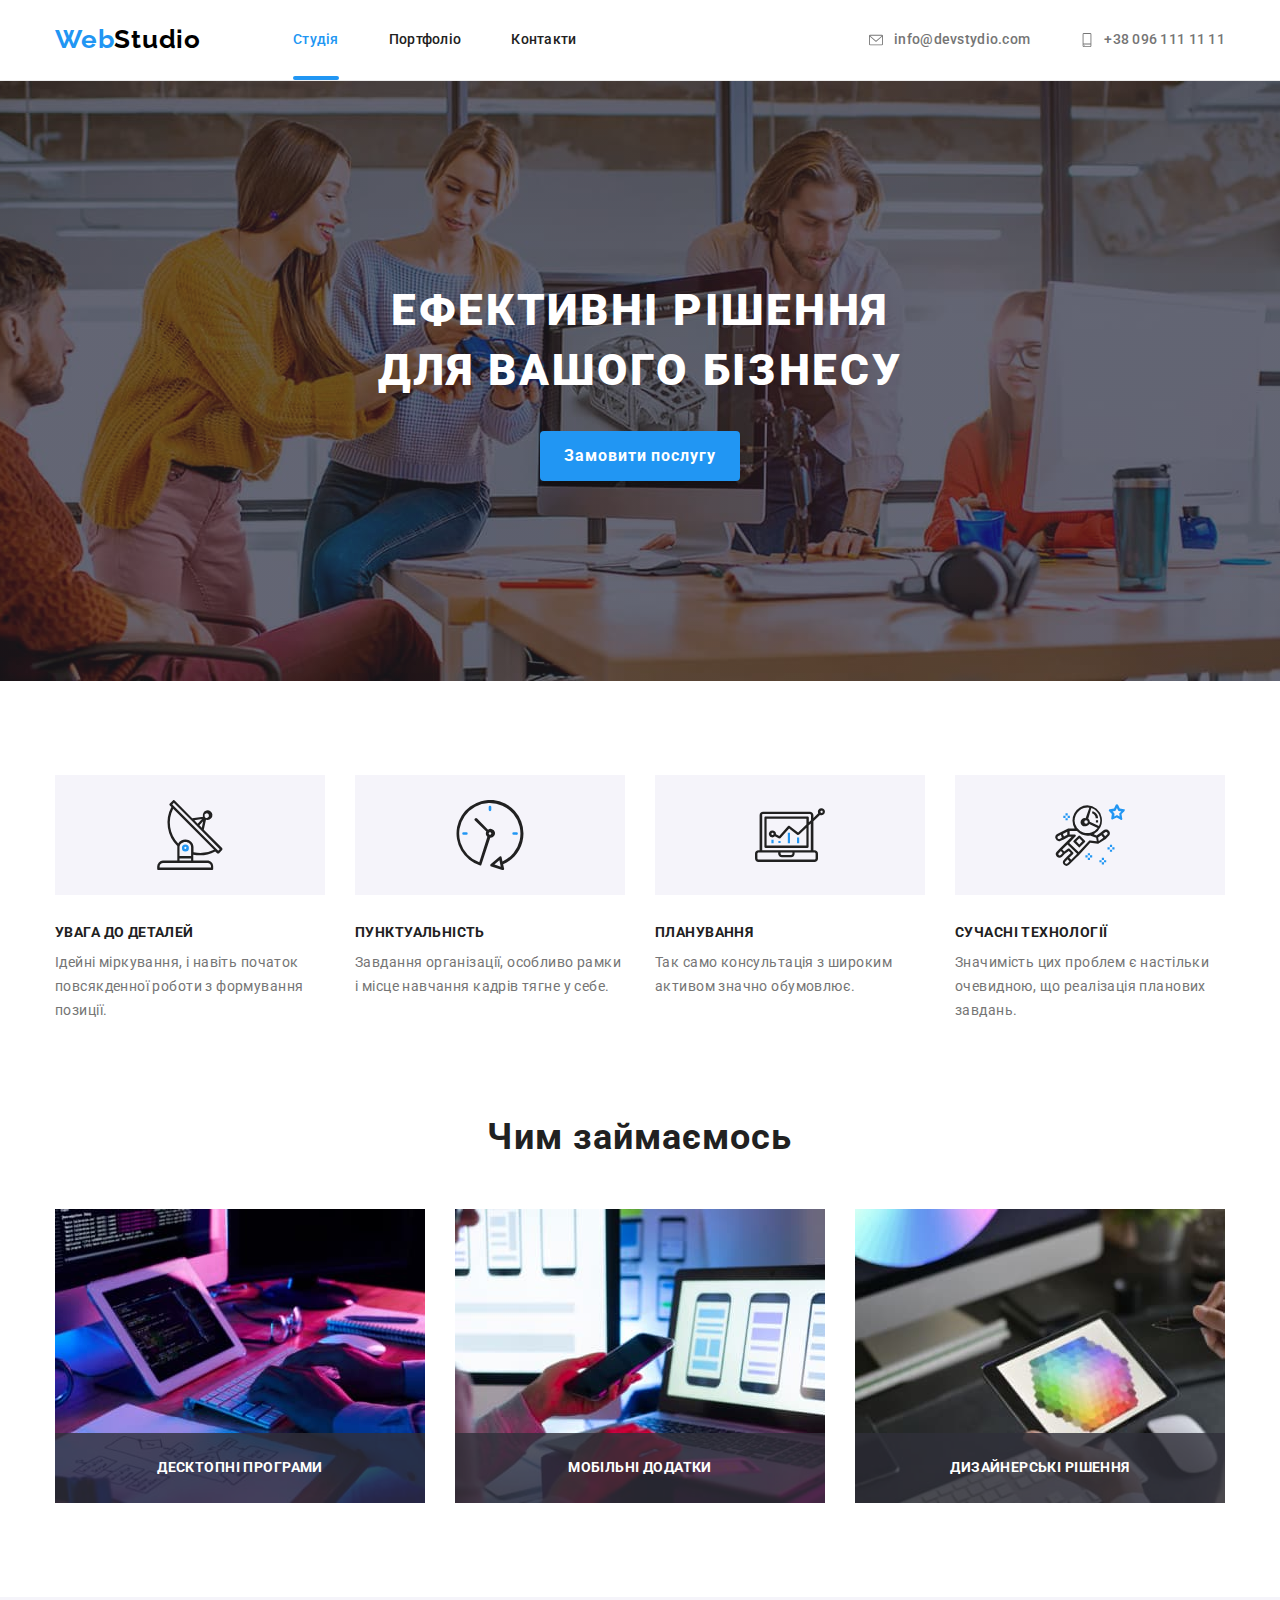
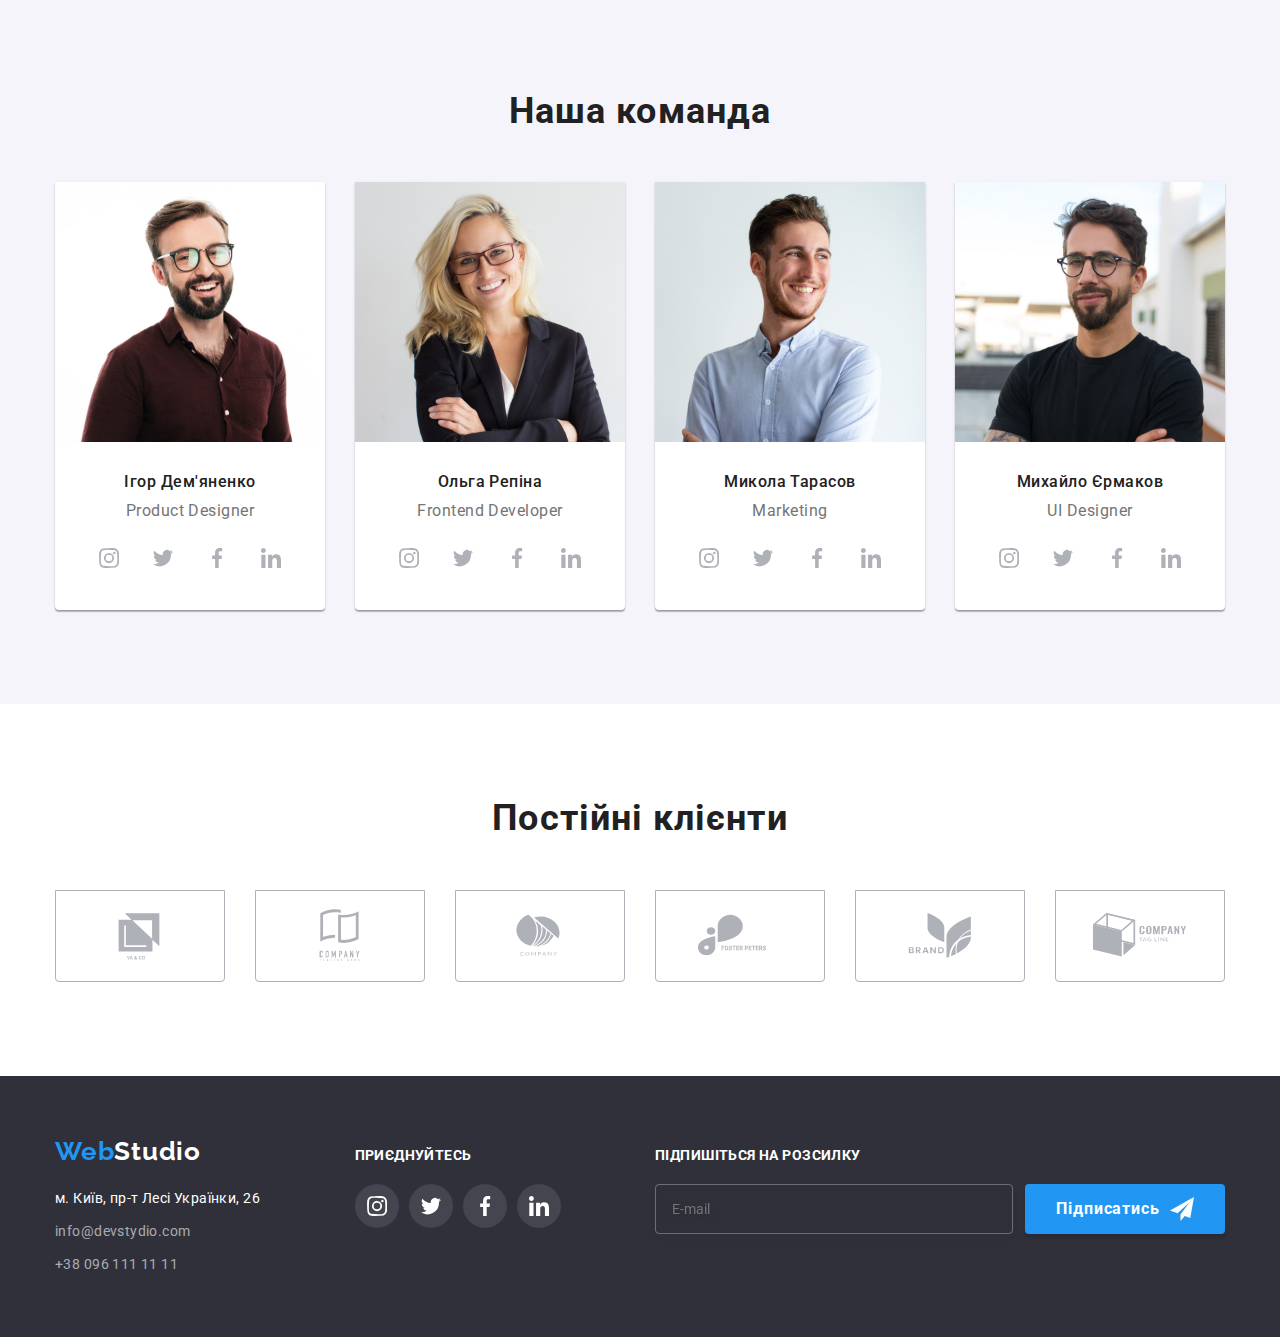
<file: index.html>
<!doctype html>
<html lang="uk-UA">

<head>
    <meta charset="UTF-8">
    <meta http-equiv="X-UA-Compatible" content="IE=edge">
    <meta name="viewport" content="width=device-width, initial-scale=1.0">
    <link rel="preconnect" href="https://fonts.googleapis.com">
    <link rel="preconnect" href="https://fonts.gstatic.com" crossorigin>
    <link href="https://fonts.googleapis.com/css2?family=Raleway:wght@700&family=Roboto:wght@400;500;700;900&display=swap" rel="stylesheet">
    <link rel="stylesheet" href="https://cdnjs.cloudflare.com/ajax/libs/modern-normalize/1.1.0/modern-normalize.min.css">
    <link rel="stylesheet" href="css/styles.css">
    <title>WebStudio</title>
</head>

<body>
    <!-- Header -->
    <header>
        <!-- Site-nav -->
        <nav class="site-nav">
            <div class="container main-nav">
                <a class="logo" href="./index.html"><span class="logo-color cursor">Web</span>Studio</a>
                <!--Links to other pages or sections of the current page -->
                <ul class="link-nav list">
                    <li class="nav-item"><a href="./index.html" class="link current cursor">Студія</a></li>
                    <li class="nav-item"><a href="./portfolio.html" class="link cursor">Портфоліо</a></li>
                    <li class="nav-item"><a href="./about" class="link cursor">Контакти</a></li>
                </ul>
                <ul class="address-top list">
                    <li class="nav-item nav-icon-box">
                        <a href="mailto:info@devstydio.com" class="link address-item cursor">
                            <svg class="decor-icon" width="16" height="14">
                            <use href="./images/img/symbol-defs.svg#icon-envelope"></use>
                            </svg> 
                            info@devstydio.com
                        </a>
                    </li>
                    <li class="nav-item nav-icon-box">
                        <a href="tel:+380961111111" class="link address-item cursor">
                            <svg class="decor-icon" width="14" height="16">
                            <use href="./images/img/symbol-defs.svg#icon-smartphone"></use>
                            </svg>
                            +38 096 111 11 11
                        </a>
                    </li>
                </ul>
            </div>
        </nav>
    </header>

    <!-- Main -->
    <main>
        <!-- Hero -->
        <section  class="hero overlay">
            <div class="hero-box">
                <h1 class="hero-title">ефективні рішення <br>для вашого бізнесу</h1>
                <button data-modal-open type="button" class="hero-button cursor">Замовити послугу</button>
            </div>
        </section>
        <!-- Benefits -->
        <section class="section benefits">
            <div class="container">
                <ul class="list benefits-list">
                    <li class="item">
                        <div class="benefits-icon-box">
                            <svg class="svg-item" width="70" height="70">
                                <use href="./images/img/symbol-defs.svg#icon-antenna"></use>
                            </svg>
                        </div>
                        <h3 class="list-title">увага до деталей</h3>
                        <p class="list-text">Ідейні міркування, і навіть початок повсякденної роботи з формування позиції.</p>
                    </li>
                    <li class="item">
                        <div class="benefits-icon-box">
                            <svg class="svg-item" width="70" height="70">
                                <use href="./images/img/symbol-defs.svg#icon-clock"></use>
                            </svg>
                        </div>
                        <h3 class="list-title">пунктуальність</h3>
                        <p class="list-text">Завдання організації, особливо рамки і місце навчання кадрів тягне у себе.</p>
                    </li>
                    <li class="item">
                        <div class="benefits-icon-box">
                            <svg class="svg-item" width="70" height="70">
                                <use href="./images/img/symbol-defs.svg#icon-diagram"></use>
                            </svg>
                        </div>
                        <h3 class="list-title">планування</h3>
                        <p class="list-text">Так само консультація з широким активом значно обумовлює.</p>
                    </li>
                    <li class="item">
                        <div class="benefits-icon-box">
                            <svg class="svg-item" width="70" height="70">
                                <use href="./images/img/symbol-defs.svg#icon-astronaut"></use>
                            </svg>
                        </div>
                        <h3 class="list-title">сучасні технології</h3>
                        <p class="list-text">Значимість цих проблем є настільки очевидною, що реалізація планових завдань.</p>
                    </li>
                </ul>
            </div>
        </section>
        <!-- What are we doing -->
        <section class="section">
            <div class="container">
                <h2 class="title">Чим займаємось</h2>
                <ul class="list list-do">
                    <li class="item">
                            <img  class="no-gap" src="./images/img/box1.jpg" alt="Фото людини, яка пише код" width="370">
                            <p class="label">десктопні програми</p>
                    </li>
                    <li class="item">
                            <img  class="no-gap" src="./images/img/box2.jpg" alt="Фото людини, яка робить дизайн додатку" width="370">
                            <p class="label">мобільні додатки</p>
                    </li>
                    <li class="item">
                            <img  class="no-gap" src="./images/img/box3.jpg" alt="Фото людини, яка обирає колір в кольоровому колі Ittena" width="370">
                            <p class="label">дизайнерські рішення</p>
                    </li>
                </ul>
            </div>
        </section>
        <!-- Our team -->
        <section class="section team">
            <div class="container">
                <h2 class="title">Наша команда</h2>
                <ul class="list-team list">
                    <li class="description-box">
                        <img class="no-gap" src="./images/img/product_designer.jpg" alt="Фото продуктового дизайнера" width="270">
                        <div class="name-block">
                        <h3 class="subject">Ігор Дем'яненко</h3>
                        <p lang="en" class="text-descridtion">Product Designer</p>
                        <ul class=" list social-links">
                            <li class="social-item cursor">
                                <a href="#" class="area-icon">
                                    <svg class="social-icon" width="20" height="20">
                                        <use href="./images/img/symbol-defs.svg#icon-instagram"></use>
                                    </svg>
                                </a>
                            </li>
                            <li class="social-item cursor">
                                    <a href="#" class="area-icon">
                                    <svg class="social-icon" width="20" height="20">
                                        <use href="./images/img/symbol-defs.svg#icon-twitter"></use>
                                    </svg>
                                </a>
                            </li>
                            <li class="social-item cursor">
                                    <a href="#" class="area-icon">
                                    <svg class="social-icon" width="20" height="20">
                                        <use href="./images/img/symbol-defs.svg#icon-facebook"></use>
                                    </svg>
                                </a>
                            </li>
                            <li class="social-item cursor">
                                <a href="#" class="area-icon">
                                    <svg class="social-icon" width="20" height="20">
                                        <use href="./images/img/symbol-defs.svg#icon-linkedin"></use>
                                    </svg>
                                </a>
                            </li>
                        </ul>
                        </div>
                    </li>
                    <li class="description-box">
                        <img class="no-gap" src="./images/img/frontend_developer.jpg" alt="Фото продуктового дизайнера" width="270">
                        <div class="name-block">
                        <h3 class="subject">Ольга Репіна</h3>
                        <p lang="en" class="text-descridtion">Frontend Developer</p>
                        <ul class=" list social-links">
                            <li class="social-item cursor">
                                <a href="#" class="area-icon">
                                    <svg class="social-icon" with="20" height="20">
                                        <use href="./images/img/symbol-defs.svg#icon-instagram"></use>
                                    </svg>
                                </a>
                            </li>
                            <li class="social-item cursor">
                                <a href="#" class="area-icon">
                                    <svg class="social-icon" with="20" height="20">
                                        <use href="./images/img/symbol-defs.svg#icon-twitter"></use>
                                    </svg>
                                </a>
                            </li>
                            <li class="social-item cursor">
                                <a href="#" class="area-icon">
                                    <svg class="social-icon" with="20" height="20">
                                        <use href="./images/img/symbol-defs.svg#icon-facebook"></use>
                                    </svg>
                                </a>
                            </li>
                            <li class="social-item cursor">
                                <a href="#" class="area-icon">
                                    <svg class="social-icon" with="20" height="20">
                                        <use href="./images/img/symbol-defs.svg#icon-linkedin"></use>
                                    </svg>
                                </a>
                            </li>
                        </ul>
                        </div>
                    </li>
                    <li class="description-box">
                        <img class="no-gap" src="./images/img/marketing.jpg" alt="Фото продуктового дизайнера" width="270">
                        <div class="name-block">
                        <h3 class="subject">Микола Тарасов</h3>
                        <p lang="en" class="text-descridtion">Marketing</p>
                        <ul class=" list social-links">
                            <li class="social-item cursor">
                                <a href="#" class="area-icon">
                                    <svg class="social-icon" with="20" height="20">
                                        <use href="./images/img/symbol-defs.svg#icon-instagram"></use>
                                    </svg>
                                </a>
                            </li>
                            <li class="social-item cursor">
                                <a href="#" class="area-icon">
                                    <svg class="social-icon" with="20" height="20">
                                        <use href="./images/img/symbol-defs.svg#icon-twitter"></use>
                                    </svg>
                                </a>
                            </li>
                            <li class="social-item cursor">
                                <a href="#" class="area-icon">
                                    <svg class="social-icon" with="20" height="20">
                                        <use href="./images/img/symbol-defs.svg#icon-facebook"></use>
                                    </svg>
                                </a>
                            </li>
                            <li class="social-item cursor">
                                <a href="#" class="area-icon">
                                    <svg class="social-icon" with="20" height="20">
                                        <use href="./images/img/symbol-defs.svg#icon-linkedin"></use>
                                    </svg>
                                </a>
                            </li>
                        </ul>
                        </div>
                    </li>
                    <li class="description-box">
                        <img class="no-gap" src="./images/img/ui_designer.jpg" alt="Фото продуктового дизайнера" width="270">
                        <div class="name-block">
                        <h3 class="subject">Михайло Єрмаков</h3>
                        <p lang="en" class="text-descridtion">UI Designer</p>
                        <ul class=" list social-links">
                            <li class="social-item cursor">
                                <a href="#" class="area-icon">
                                    <svg class="social-icon" with="20" height="20">
                                        <use href="./images/img/symbol-defs.svg#icon-instagram"></use>
                                    </svg>
                                </a>
                            </li>
                            <li class="social-item cursor">
                                <a href="#" class="area-icon">
                                    <svg class="social-icon" with="20" height="20">
                                        <use href="./images/img/symbol-defs.svg#icon-twitter"></use>
                                    </svg>
                                </a>
                            </li>
                            <li class="social-item cursor">
                                <a href="#" class="area-icon">
                                    <svg class="social-icon" with="20" height="20">
                                        <use href="./images/img/symbol-defs.svg#icon-facebook"></use>
                                    </svg>
                                </a>
                            </li>
                            <li class="social-item cursor">
                                <a href="#" class="area-icon">
                                    <svg class="social-icon" with="20" height="20">
                                        <use href="./images/img/symbol-defs.svg#icon-linkedin"></use>
                                    </svg>
                                </a>
                            </li>
                        </ul>
                        </div>
                    </li>
                </ul>
            </div>
        </section>
        <!-- Our clients -->
        <section class="section">
            <div class="container">
                <h2 class="title">Постійні клієнти</h2>
                <ul class="list list-clients">
                    <li class="client-item">
                        <a href="#" class="client-area-icon">
                            <svg class="clients-icon" width="106" height="60">
                                <use href="./images/img/symbol-defs.svg#icon-group-1"></use>
                            </svg>
                        </a>
                    </li>
                    <li class="client-item">
                        <a href="#" class="client-area-icon">
                            <svg class="clients-icon" width="106" height="60">
                                <use href="./images/img/symbol-defs.svg#icon-group-2"></use>
                            </svg>
                        </a>
                    </li>
                    <li class="client-item">
                        <a href="#" class="client-area-icon">
                            <svg class="clients-icon" width="106" height="60">
                                <use href="./images/img/symbol-defs.svg#icon-group-3"></use>
                            </svg>
                        </a>
                    </li>
                    <li class="client-item">
                        <a href="#" class="client-area-icon">
                            <svg class="clients-icon" width="106" height="60">
                                <use href="./images/img/symbol-defs.svg#icon-group-4"></use>
                            </svg>
                        </a>
                    </li>
                    <li class="client-item">
                        <a href="#" class="client-area-icon">
                            <svg class="clients-icon" width="106" height="60">
                                <use href="./images/img/symbol-defs.svg#icon-group-5"></use>
                            </svg>
                        </a>
                    </li>
                    <li class="client-item">
                        <a href="#" class="client-area-icon">
                            <svg class="clients-icon" width="106" height="60">
                                <use href="./images/img/symbol-defs.svg#icon-group-6"></use>
                            </svg>
                        </a>
                    </li>
                </ul>
            </div>
        </section>
        <!-- Modal -->
        <div  data-modal class="backdrop is-hidden">
            <form class="modal" autocomplete="off">
                <button  data-modal-close type="button" class="modal-button cursor" type="button">
                    <svg class="close-icon" width="18" height="18">
                        <use href="./images/img/symbol-defs.svg#icon-close-black-18dp"></use>
                    </svg>
                </button>
                <div class="form" role="group">
                    <h4 class="text-form">Залишіть свої дані, ми вам передзвонимо</h4>
                    <div class="form-field">
                        <label for="name">Ім'я</label>
                            <input type="text" name="name" id="name">
                            <svg class="form-field-icon" width="18" height="18">
                                <use href="./images/img/symbol-defs.svg#icon-person-black-18dp"></use>
                            </svg>
                    </div>
                    
                    <div class="form-field">
                        <label for="tel">Телефон</label>
                        <input type="tel" name="tel" id="tel">
                        <svg class="form-field-icon" width="18" height="18">
                            <use href="./images/img/symbol-defs.svg#icon-phone-black-18dp"></use>
                        </svg>
                    </div>
                    
                    <div class="form-field">
                        <label for="mail">Пошта</label>
                        <input type="email" name="mail" id="mail">
                        <svg class="form-field-icon" width="18" height="18">
                            <use href="./images/img/symbol-defs.svg#icon-email-black-18dp"></use>
                        </svg>
                    </div>
                    
                    <div class="form-field">
                        <label for="comment">Коментар</label>
                        <textarea name="comment" id="comment" rows="5" class="text-area" placeholder="Введіть текст"></textarea>
                    </div>

                    <label class="checkbox-form cursor">
                        <input class="policy cursor" type="checkbox" name="policy">
                        <svg class="checkbox-icon" width="16" height="15">
                            <use href="./images/img/symbol-defs.svg#icon-check"></use>
                        </svg>
                        Погоджуюся з розсилкою та приймаю <a class="policy-link" href="#">Умови договору</a>
                    </label>
                    <button class="submit" type="submit">Відправити</button>
                </div>
            </form>
        </div>
    </main>
    <!-- Footer -->
    <footer>
        <div class="container footer-box">
            <div>
            <!-- Footer content -->
                <p class="footer-logo"><span class="logo-color">Web</span>Studio</p>
                <!-- Contact info. -->
                <div>
                    <address class="address">м. Київ, пр-т Лесі Українки, 26</address>
                    <a href="mailto:info@devstydio.com" class="footer-address">info@devstydio.com</a><br>
                    <a href="tel:+380961111111" class="footer-address">+38 096 111 11 11</a>
                </div>
            </div>
            <div class="join-box">
                <p class="join-text">приєднуйтесь</p>
                <ul class="list footer-social-links">
                    <li class="footer-item cursor">
                        <a href="#" class="footer-area-icon">
                            <svg class="footer-social-icon" width="20" height="20">
                                <use href="./images/img/symbol-defs.svg#icon-instagram"></use>
                            </svg>
                        </a>
                    </li>
                    <li class="footer-item cursor">
                        <a href="#" class="footer-area-icon">
                            <svg class="footer-social-icon" width="20" height="20">
                                <use href="./images/img/symbol-defs.svg#icon-twitter"></use>
                            </svg>
                        </a>
                    </li>
                    <li class="footer-item cursor">
                        <a href="#" class="footer-area-icon">
                            <svg class="footer-social-icon" width="20" height="20">
                                <use href="./images/img/symbol-defs.svg#icon-facebook"></use>
                            </svg>
                        </a>
                    </li>
                    <li class="footer-item cursor">
                        <a href="#" class="footer-area-icon">
                            <svg class="footer-social-icon" width="20" height="20">
                                <use href="./images/img/symbol-defs.svg#icon-linkedin"></use>
                            </svg>
                        </a>
                    </li>
                </ul>
            </div>
            <!-- Subscribe-form -->
            <form class="subscribe-form">
                <p class="subscribe-text">підпишіться на розсилку</p>
                <div class="subscribe-box">
                    <div class="footer-form-field">
                        <input class="footer-email" type="email" name="email" id="footer-email" placeholder="E-mail">
                    </div>
                    <button class="subscribe-button cursor" type="button">
                        <p class="text-button">Підписатись</p>
                        <svg class="subscribe-icon" width="24" height="24">
                            <use href="./images/img/symbol-defs.svg#icon-send"></use>
                        </svg>
                    </button>
                </div>
            </form>
        </div>
    </footer>
    <script src="./js/modal.js"></script>
</body>

</html>
</file>
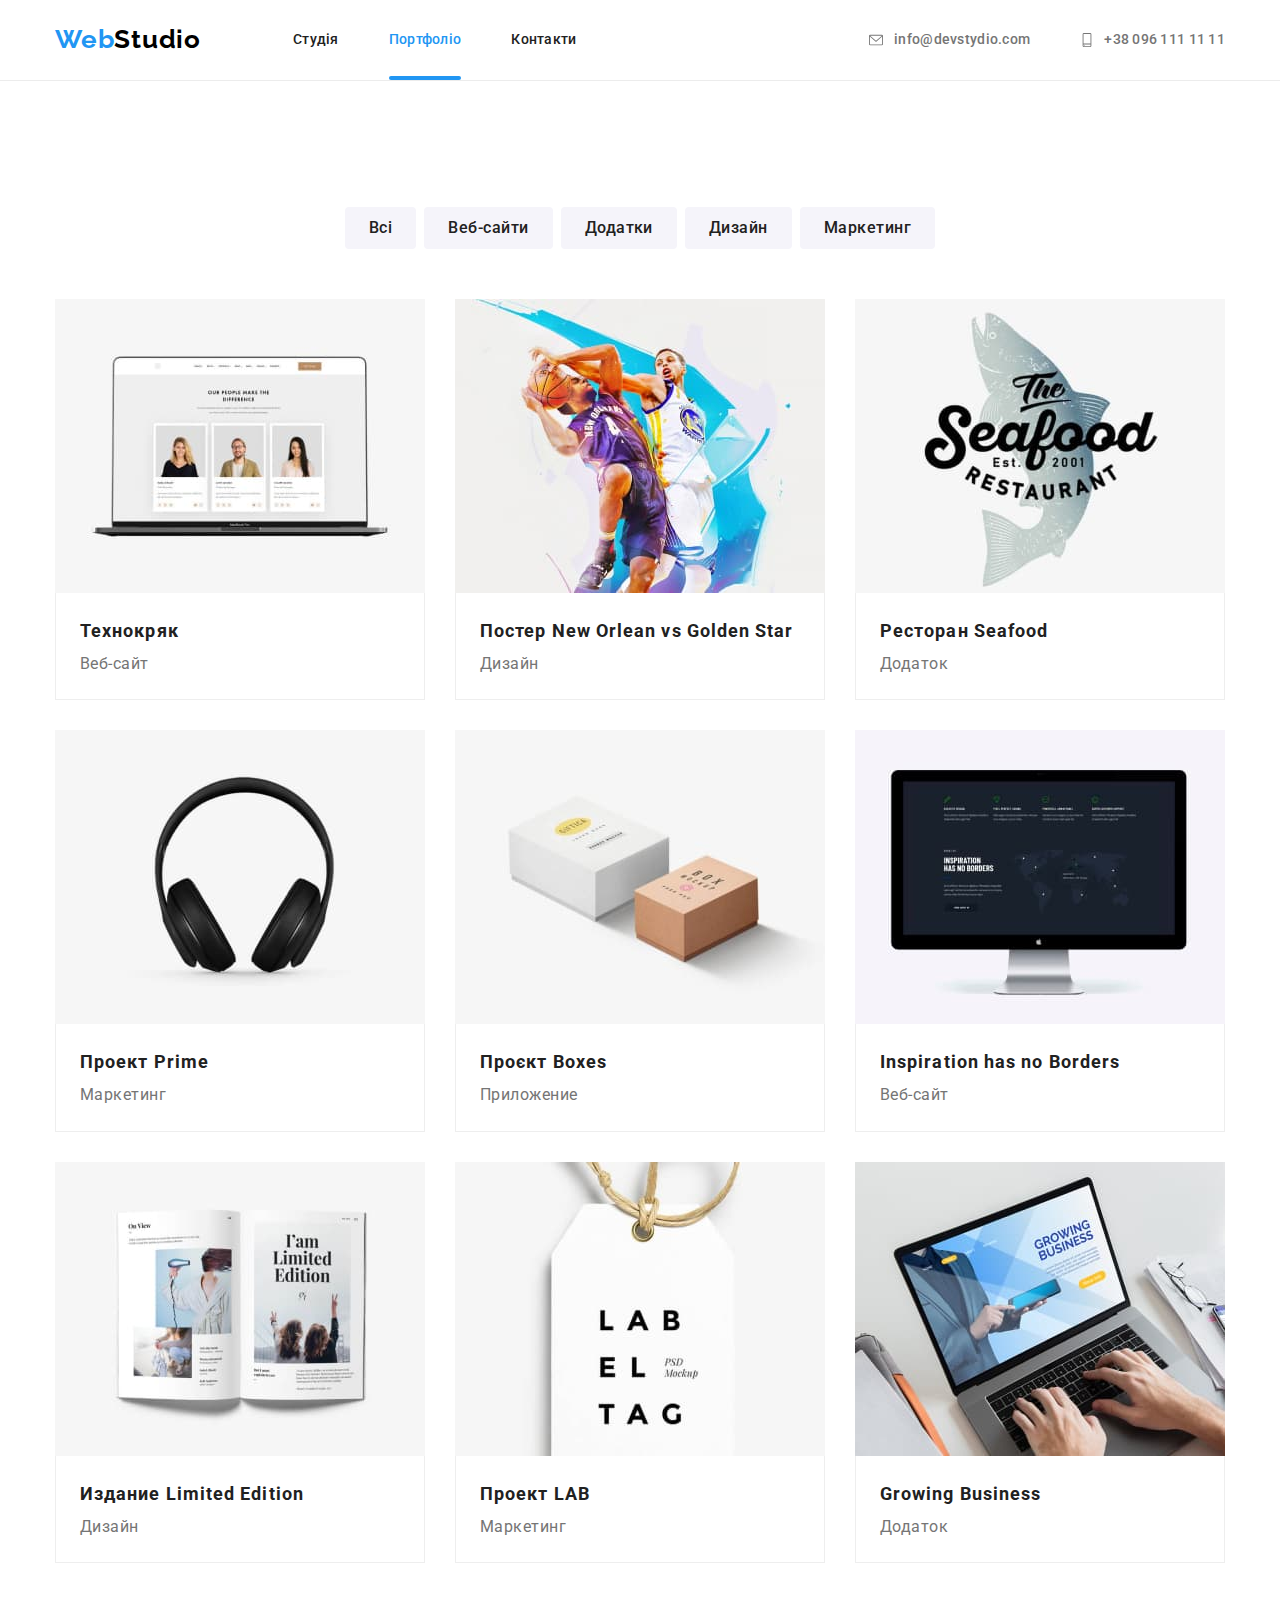
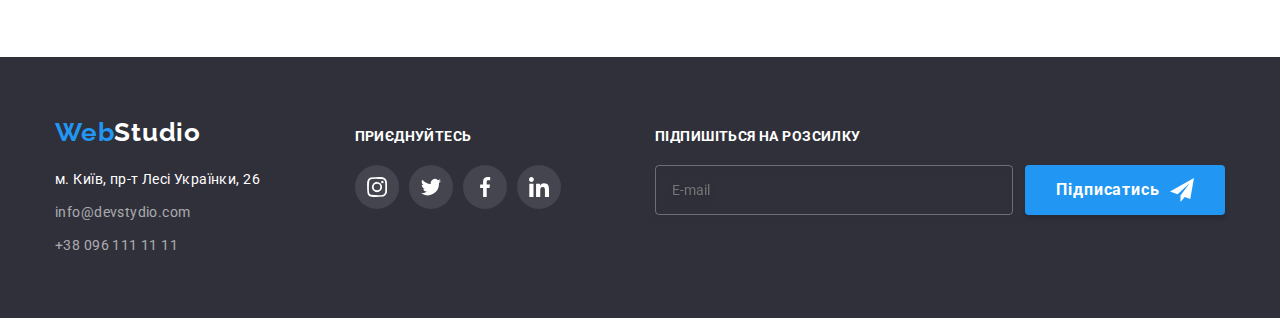
<file: portfolio.html>
<!DOCTYPE html>
<html lang="en">
<head>
    <meta charset="UTF-8">
    <meta http-equiv="X-UA-Compatible" content="IE=edge">
    <meta name="viewport" content="width=device-width, initial-scale=1.0">
    <link rel="preconnect" href="https://fonts.googleapis.com">
    <link rel="preconnect" href="https://fonts.gstatic.com" crossorigin>
    <link href="https://fonts.googleapis.com/css2?family=Raleway:wght@700&family=Roboto:wght@400;500;700;900&display=swap"
    rel="stylesheet">
    <link rel="stylesheet" href="https://cdnjs.cloudflare.com/ajax/libs/modern-normalize/1.1.0/modern-normalize.min.css">
    <link rel="stylesheet" href="css/styles.css">
    <title>Portfolio</title>
</head>
<body>
    <!-- Header -->
    <header>
        <!-- Site-nav -->
        <nav class="site-nav">
            <div class="container main-nav">
                <a class="logo" href="./index.html"><span class="logo-color cursor">Web</span>Studio</a>
                <!--Links to other pages or sections of the current page -->
                <ul class="link-nav list">
                    <li class="nav-item"><a href="./index.html" class="link cursor">Студія</a></li>
                    <li class="nav-item"><a href="./portfolio.html" class="link current cursor">Портфоліо</a></li>
                    <li class="nav-item"><a href="./about" class="link cursor">Контакти</a></li>
                </ul>
                <ul class="address-top list">
                    <li class="nav-item nav-icon-box">
                        <a href="mailto:info@devstydio.com" class="link address-item cursor">
                            <svg class="decor-icon" width="16" height="14">
                                <use href="./images/img/symbol-defs.svg#icon-envelope"></use>
                            </svg>
                            info@devstydio.com
                        </a>
                    </li>
                    <li class="nav-item nav-icon-box">
                        <a href="tel:+380961111111" class="link address-item cursor">
                            <svg class="decor-icon" width="14" height="16">
                                <use href="./images/img/symbol-defs.svg#icon-smartphone"></use>
                            </svg>
                            +38 096 111 11 11
                        </a>
                    </li>
                </ul>
            </div>
        </nav>
    </header>
    <!-- Main portfolio -->
    <main>
        <section class="section">
            <div class="container">
                <h1 class="invisible">Наші роботи</h1>
                <ul class="portfolio-list list">
                    <li class="item"> <button type="button" class="portfolio-filter cursor">Всі</button> </li>
                    <li class="item"> <button type="button" class="portfolio-filter cursor">Веб-сайти</button></li>
                    <li class="item"> <button type="button" class="portfolio-filter cursor">Додатки</button> </li>   
                    <li class="item"> <button type="button" class="portfolio-filter cursor">Дизайн</button> </li>
                    <li class="item"> <button type="button" class="portfolio-filter cursor">Маркетинг</button> </li>
                </ul>
                <ul class="wrap-element list">
                    <li class="item cursor">
                        <div class="filter-card">
                            <div class="overlay-box">
                                <img class="no-gap" src="./images/img-portfolio/img-0.jpg" alt="Фото ноутбука з відкритою веб сторінкою" width="370">
                                <div class="portfolio-overlay">
                                    <p class="text-overlay">Lorem ipsum dolor sit amet consectetur adipisicing elit. Laboriosam, nisi dolorem? Maiores sint repellat fugit laudantium, quis mollitia itaque voluptate molestias voluptas dolores doloribus dicta? Quisquam nisi mollitia quos sequi!
                                    </p>
                                </div>
                            </div>
                            <div class="card-bot">
                                <h2 class="subject-portfolio">Технокряк</h2>
                                <p class="portfolio-text">Веб-сайт</p>
                            </div>
                        </div>
                    </li>
                    <li class="item cursor">
                        <div class="filter-card">
                            <div class="overlay-box">
                                <img class="no-gap" src="./images/img-portfolio/img-1.jpg" alt="Фото людей граючих в баскетбол" width="370">
                                <div class="portfolio-overlay">
                                    <p class="text-overlay">Lorem ipsum dolor sit amet consectetur adipisicing elit. Laboriosam, nisi dolorem? Maiores sint repellat fugit laudantium, quis mollitia itaque voluptate molestias voluptas dolores doloribus dicta? Quisquam nisi mollitia quos sequi!
                                    </p>
                                </div>
                            </div>
                            <div class="card-bot">
                                <h2 class="subject-portfolio">Постер New Orlean vs Golden Star</h2>
                                <p class="portfolio-text">Дизайн</p>
                            </div>
                        </div>
                    </li>
                    <li class="item cursor">
                        <div class="filter-card">
                            <div class="overlay-box">
                                <img class="no-gap" src="./images/img-portfolio/img-2.jpg" alt="Плашкаресторану морської риби" width="370">
                                <div class="portfolio-overlay">
                                    <p class="text-overlay">Lorem ipsum dolor sit amet consectetur adipisicing elit. Laboriosam, nisi dolorem? Maiores sint repellat fugit laudantium, quis mollitia itaque voluptate molestias voluptas dolores doloribus dicta? Quisquam nisi mollitia quos sequi!
                                    </p>
                                </div>
                            </div>
                            <div class="card-bot">
                                <h2 class="subject-portfolio">Ресторан Seafood</h2>
                                <p class="portfolio-text">Додаток</p>
                            </div>
                        </div>
                    </li>
                    <li class="item cursor">
                        <div class="filter-card">
                            <div class="overlay-box">
                                <img class="no-gap" src="./images/img-portfolio/img-3.jpg" alt="Фото навушників" width="370">
                                <div class="portfolio-overlay">
                                    <p class="text-overlay">Lorem ipsum dolor sit amet consectetur adipisicing elit. Laboriosam, nisi dolorem? Maiores sint repellat fugit laudantium, quis mollitia itaque voluptate molestias voluptas dolores doloribus dicta? Quisquam nisi mollitia quos sequi!
                                    </p>
                                </div>
                            </div>
                            <div class="card-bot">
                                <h2 class="subject-portfolio">Проект Prime</h2>
                                <p class="portfolio-text">Маркетинг</p>
                            </div>
                        </div>
                    </li>
                    <li class="item cursor">
                        <div class="filter-card">
                            <div class="overlay-box">
                                <img class="no-gap" src="./images/img-portfolio/img-4.jpg" alt="Фото двох кробок" width="370">
                                <div class="portfolio-overlay">
                                    <p class="text-overlay">Lorem ipsum dolor sit amet consectetur adipisicing elit. Laboriosam, nisi dolorem? Maiores sint repellat fugit laudantium, quis mollitia itaque voluptate molestias voluptas dolores doloribus dicta? Quisquam nisi mollitia quos sequi!
                                    </p>
                                </div>
                            </div>
                            <div class="card-bot">
                                <h2 class="subject-portfolio">Проєкт Boxes</h2>
                                <p class="portfolio-text">Приложение</p>
                            </div>
                        </div>
                    </li>
                    <li class="item cursor">
                        <div class="filter-card">
                            <div class="overlay-box">
                                <img class="no-gap" src="./images/img-portfolio/img-5.jpg" alt="Фото включеного моноблока" width="370">
                                <div class="portfolio-overlay">
                                    <p class="text-overlay">Lorem ipsum dolor sit amet consectetur adipisicing elit. Laboriosam, nisi dolorem? Maiores sint repellat fugit laudantium, quis mollitia itaque voluptate molestias voluptas dolores doloribus dicta? Quisquam nisi mollitia quos sequi!
                                    </p>
                                </div>  
                            </div>
                            <div class="card-bot">
                                <h2 class="subject-portfolio" lang="en">Inspiration has no Borders</h2>
                                <p class="portfolio-text">Веб-сайт</p>
                            </div>
                        </div>
                    </li>
                    <li class="item cursor">
                        <div class="filter-card">
                            <div class="overlay-box">
                                <img class="no-gap" src="./images/img-portfolio/img-6.jpg" alt="Фото відкритої книги" width="370">
                                <div class="portfolio-overlay">
                                    <p class="text-overlay">Lorem ipsum dolor sit amet consectetur adipisicing elit. Laboriosam, nisi dolorem? Maiores sint repellat fugit laudantium, quis mollitia itaque voluptate molestias voluptas dolores doloribus dicta? Quisquam nisi mollitia quos sequi!
                                    </p>
                                </div>
                            </div>
                            <div class="card-bot">
                                <h2 class="subject-portfolio">Издание Limited Edition</h2>
                                <p class="portfolio-text">Дизайн</p>
                            </div>
                        </div>
                    </li>
                    <li class="item cursor">
                        <div class="filter-card">
                            <div class="overlay-box">
                                <img class="no-gap" src="./images/img-portfolio/img-7.jpg" alt="Фото етикетки від одягу" width="370">
                                <div class="portfolio-overlay">
                                    <p class="text-overlay">Lorem ipsum dolor sit amet consectetur adipisicing elit. Laboriosam, nisi dolorem? Maiores sint repellat fugit laudantium, quis mollitia itaque voluptate molestias voluptas dolores doloribus dicta? Quisquam nisi mollitia quos sequi!
                                    </p>
                                </div>
                            </div>
                            <div class="card-bot">
                                <h2 class="subject-portfolio">Проект LAB</h2>
                                <p class="portfolio-text">Маркетинг</p>
                            </div>
                        </div>
                    </li>
                    <li class="item cursor">
                        <div class="filter-card">
                            <div class="overlay-box">
                                <img class="no-gap" src="./images/img-portfolio/img-8.jpg" alt="Фото з руками людини яка працює за ноутбуком" width="370">
                                <div class="portfolio-overlay">
                                    <p class="text-overlay">Lorem ipsum dolor sit amet consectetur adipisicing elit. Laboriosam, nisi dolorem? Maiores sint repellat fugit laudantium, quis mollitia itaque voluptate molestias voluptas dolores doloribus dicta? Quisquam nisi mollitia quos sequi!
                                    </p>
                                </div>
                            </div>
                            <div class="card-bot">
                                <h2 class="subject-portfolio" lang="en">Growing Business</h2>
                                <p class="portfolio-text">Додаток</p>
                            </div>
                        </div>
                    </li>
                </ul>
            </div>
        </section>

    </main>
        <!-- Footer -->
        <footer>
            <div class="container footer-box">
                <div>
                    <!-- Footer content -->
                    <p class="footer-logo"><span class="logo-color">Web</span>Studio</p>
                    <!-- Contact info. -->
                    <div>
                        <address class="address">м. Київ, пр-т Лесі Українки, 26</address>
                        <a href="mailto:info@devstydio.com" class="footer-address">info@devstydio.com</a><br>
                        <a href="tel:+380961111111" class="footer-address">+38 096 111 11 11</a>
                    </div>
                </div>
                <div class="join-box">
                    <p class="join-text">приєднуйтесь</p>
                    <ul class="list footer-social-links">
                        <li class="footer-item cursor">
                            <a href="#" class="footer-area-icon">
                                <svg class="footer-social-icon" width="20" height="20">
                                    <use href="./images/img/symbol-defs.svg#icon-instagram"></use>
                                </svg>
                            </a>
                        </li>
                        <li class="footer-item cursor">
                            <a href="#" class="footer-area-icon">
                                <svg class="footer-social-icon" width="20" height="20">
                                    <use href="./images/img/symbol-defs.svg#icon-twitter"></use>
                                </svg>
                            </a>
                        </li>
                        <li class="footer-item cursor">
                            <a href="#" class="footer-area-icon">
                                <svg class="footer-social-icon" width="20" height="20">
                                    <use href="./images/img/symbol-defs.svg#icon-facebook"></use>
                                </svg>
                            </a>
                        </li>
                        <li class="footer-item cursor">
                            <a href="#" class="footer-area-icon">
                                <svg class="footer-social-icon" width="20" height="20">
                                    <use href="./images/img/symbol-defs.svg#icon-linkedin"></use>
                                </svg>
                            </a>
                        </li>
                    </ul>
                </div>
                <form class="subscribe-form">
                    <p class="subscribe-text">підпишіться на розсилку</p>
                    <div class="subscribe-box">
                        <div class="footer-form-field">
                            <input class="footer-email" type="email" name="email" id="footer-email" placeholder="E-mail">
                        </div>
                        <button class="subscribe-button cursor" type="button">
                            <p class="text-button">Підписатись</p>
                            <svg class="subscribe-icon" width="24" height="24">
                                <use href="./images/img/symbol-defs.svg#icon-send"></use>
                            </svg>
                        </button>
                    </div>
                </form>
            </div>
        </footer>
</body>
</html>
</file>
<file: css/styles.css>
/* --Колір заголовків - #212121 */
/* Колір лого - #000000 */
/* --Вторинний колір - #FFFFFF */
/* --Колір тексту - #757575*/
/* --Інтерактивний колір - #2196F3 */
/* --Колір фону первинний - #FFFFFF */
/* --Колір фону вторинний - #E5E5E5 */
/* --Колір фону третинний - #F5F4FA */
/* --Колір фону герой та футер - #2F303A */

/* transition: [property] [duration] [timing-function] [delay] */

:root {
    --primary-headlines-color: #212121;
    --secondary-text-color: #FFFFFF;
    --text-color: #757575;
    --interactive-color: #2196F3;
    --accent-color-shadow: #188ce8;
    --primary-bcg-color: #FFFFFF;
    --secondary-bcg-color: #E5E5E5;
    --trethiary-bcg-color: #F5F4FA;
    --hero-bcg-color: #2F303A;
    --overlay-color: rgba(47, 48, 58, 0.4);
    --secondary-overlay-color: rgba(47, 48, 58, 0.8);
    --icon-color: #AFB1B8;
    --form-border-color: rgba(255, 255, 255, 0.3);
    --form-text-color: rgba(255, 255, 255, 0.6);

    --font-family-primary: 'Roboto', sans-serif;

    --transition-duration: 250ms;
    --transition-timing-function: cubic-bezier(0.4, 0, 0.2, 1)
}

body {
    font-family: var(--font-family-primary);
    background-color: var(--primary-bcg-color);
    color: var(--primary-headlines-color);
    font-size: 14px;
    letter-spacing: 0.02em;
}

.container {
    margin-left: auto;  
    margin-right: auto;
    width: 1200px;
    padding-left: 15px;
    padding-right: 15px;
    /* outline: 2px solid tomato; */
}

.cursor {
    cursor: pointer;
}

.list {
    list-style: none;
    margin-top: 0px;
    margin-bottom: 0px;
    padding-inline-start: 0px;
}
h1, h2, h3, h4, h5, h6, p {
    margin-top: 0;
    margin-bottom: 0;
}

.title {
    margin-bottom: 50px;

    font-weight: 700;
    font-size: 36px;
    line-height: 1.16;
    text-align: center;
    letter-spacing: 0.03em;
}

/* Site-nav */

.main-nav { 
    display: flex;
    align-items: center; 
}

.site-nav {
    background-color: var(--primary-bcg-color);
    border-bottom: 1px solid #ECECEC;
}

.link-nav {
    display: flex;
    margin-left: 92px;
}

.site-nav .nav-item + .nav-item {
    margin-left: 50px;
}

.menu-link {
    position: relative;
}

.logo {
    color: #000000;
    text-decoration: none;
    font-family: 'Raleway';
    font-weight: 700;
    font-size: 26px;
    line-height: 1.2;
    letter-spacing: 0.03em;
}

.logo-color {
    color: var(--interactive-color)
}

.link {
    position: relative;

    display: block;
    padding-top: 32px;
    padding-bottom: 32px;

    color: var(--primary-headlines-color);
    text-decoration: none;
    line-height: 1.14;
    font-weight: 500;
}

.address-top {
    display: flex;
    margin-left: auto;
    
}

.address-item {
    display: flex;
    align-items: center;
    
    color: var(--text-color);
    text-decoration: none;
    line-height: 1.14;
    font-weight: 500;
    transition: color var(--transition-duration) var(--transition-timing-function);
}

.decor-icon {
    margin-right: 10px;
    fill: var(--text-color);
    transition: fill var(--transition-duration) var(--transition-timing-function);
}

.link:hover, .link:focus,
.address-item:hover .decor-icon,
.address-item:focus .decor-icon {

    color: var(--interactive-color);
    fill: var(--interactive-color);
    transition: fill var(--transition-duration) var(--transition-timing-function),
        color var(--transition-duration) var(--transition-timing-function);
}

.site-nav .link-nav .current {
    color: var(--interactive-color);
}

.current::after {
    content: '';

    position: absolute;
    left: 0;
    bottom: 0;
    border-radius: 2px;

    display: block;
    width: 100%;
    height: 4px;
    background-color: var(--interactive-color);
}

/* Hero */

.overlay {
    max-width: 1600px;
    min-height: 600px;
    margin-left: auto;
    margin-right: auto;
    background-image: 
    linear-gradient(
        var(--overlay-color),
        var(--overlay-color)),
    url("../images/img/hero-photo.jpg ");
    background-size: cover;
    background-position: center;
}

.hero {
    text-align: center;
    background-color: var(--hero-bcg-color);
}

.hero-box {
    padding-top: 200px;
    padding-bottom: 200px;
}

.hero-title {
    color: var(--secondary-text-color);
    font-weight: 900;
    font-size: 44px;
    line-height: 1.36;
    letter-spacing: 0.06em;
    text-transform: uppercase;
}

.hero-button {
    display: inline-block;
    margin-top: 30px;
    width: 200px;
    height: 50px;

    color: var(--secondary-text-color);
    background-color: var(--interactive-color);
    font-weight: 700;
    font-size: 16px;
    line-height: 1.88;
    align-items: center;
    text-align: center;
    letter-spacing: 0.06em;
    border-color: transparent;
    border-radius: 4px;
    box-shadow: 0px 4px 4px rgba(0, 0, 0, 0.15);
    transition: background-color var(--transition-duration) var(--transition-timing-function);
}

.hero-button:hover,
.hero-button:focus {
    background-color: var(--accent-color-shadow);
    transition: background-color var(--transition-duration) var(--transition-timing-function);
}


/* Sections */

.section {
    padding-top: 94px;
    padding-bottom: 94px;
}

/* Benefits */

.benefits {
    padding-bottom: 0;
}

.benefits-list {
    display: flex;
    justify-content: center;
}

.benefits-list .item {
    width: 270px;
}

.benefits-icon-box {
    display: flex;
    width: 270px;
    height: 120px;
    margin-bottom: 30px;

    /* outline: 1px solid red; */
    background-color: var(--trethiary-bcg-color);
}

.svg-item {
    margin-top: 25px;
    margin-bottom: 25px;
    margin-left: 100px;
    margin-right: 100px;
}


.benefits-list .item + .item {
    margin-left: 30px;
}

.list-title {
    margin-bottom: 10px;

    font-weight: 700;
    font-size: 14px;
    line-height: 1.14;
    letter-spacing: 0.03em;
    text-transform: uppercase;
}

.list-text {
    color: var(--text-color);
    line-height: 1.71;
    letter-spacing: 0.03em;
}

/* What are we doing */

.list-do {
    display: flex;
    justify-content: center;
    
}

.list-do {
    gap: 30px;
}

.list-do > .item {
    position: relative;
}

.list-do>.item::before {
    content: '';

    display: inline-block;
    position: absolute;
    left: 0;
    bottom: 0;
    width: 100%;
    height: 70px;

    background-color: var(--secondary-overlay-color);

}

.list-do .label {

    position: absolute;
    left: 50%;
    bottom: 27px;
    transform: translate(-50%);
    

    font-weight: 700;
    font-size: 14px;
    line-height: 1.14;
    letter-spacing: 0.03em;
    text-align: center;
    text-transform: uppercase;

    color: var(--secondary-text-color);
}



/* Our team */

.team {
    background-color: var(--trethiary-bcg-color);
    background-repeat: no-repeat;
    background-position: center;
}

.list-team {
    display: flex;
    justify-content: center;
}

.list-team .description-box + .description-box {
    margin-left: 30px;
}

.description-box {
    background-color: var(--primary-bcg-color);
    width: 270px;
    box-shadow: 0px 1px 3px rgba(0, 0, 0, 0.12), 0px 1px 1px rgba(0, 0, 0, 0.14), 0px 2px 1px rgba(0, 0, 0, 0.2);
    border-radius: 0px 0px 4px 4px;
}

.name-block {
    padding-top: 30px;
    padding-bottom: 30px;
}

.subject {
    padding-bottom: 10px;

    font-size: 16px;
    line-height: 1.19;
    letter-spacing: 0.03em;
    text-align: center;
    font-weight: 500;
}

.text-descridtion {
    color: var(--text-color);
    font-size: 16px;
    line-height: 1.19;
    text-align: center;
    letter-spacing: 0.03em;
}

.social-links {
    display: flex;
    justify-content: center;
    margin-top: 16px;
    margin-left: 32px;
    margin-right: 32px;
}

.social-item {
    width: 44px;
    height: 44px;
}

.area-icon {
    display: flex;
    border-radius: 100%; 
    transition: background-color var(--transition-duration) var(--transition-timing-function);  
}

.social-links .social-item + .social-item {
    margin-left: 10px;
}

.social-icon {
    margin: 12px;
    width: 44px;
    fill: var(--icon-color);
    transition: fill var(--transition-duration) var(--transition-timing-function);
}

.area-icon:hover, .area-icon:focus,
.area-icon:hover .social-icon,
.area-icon:focus .social-icon {
fill: var(--secondary-text-color);
background-color: var(--interactive-color);
transition: fill var(--transition-duration) var(--transition-timing-function),
    background-color var(--transition-duration) var(--transition-timing-function);
}

/* Our clients */

.list-clients {
    display: flex;
    justify-content: center;
}

.client-area-icon {
    display: flex;
    justify-content: center;
    align-items: center;
    width: 170px;
    height: 92px;
    border: 1px solid var(--icon-color);
    border-radius: 0px 0px 4px 4px;
    transition: border var(--transition-duration) var(--transition-timing-function);
}

.list-clients .client-item + .client-item {
    margin-left: 30px;
}

.clients-icon {
    fill: var(--icon-color);
    transition: fill var(--transition-duration) var(--transition-timing-function);
}

.client-area-icon:hover .clients-icon,
.client-area-icon:focus .clients-icon {
    fill: var(--interactive-color);
    transition: fill var(--transition-duration) var(--transition-timing-function);
}

.client-area-icon:hover,
.client-area-icon:focus {
    border-color: var(--interactive-color);
    transition: border-color var(--transition-duration) var(--transition-timing-function);
}

/* Modal */
.backdrop {
    position: fixed;
    top: 0;
    left: 0;
    width: 100%;
    height: 100%;
    background-color: rgba(0, 0, 0, 0.2);
    opacity: 1;
    transition: opacity var(--transition-duration) var(--transition-timing-function);
}

.backdrop.is-hidden .modal {
    transform: translate(-50%, -50%) scale(0.9);
    opacity: 0;
    transition: opacity var(--transition-duration) var(--transition-timing-function),
    transform var(--transition-duration) var(--transition-timing-function),
    scale var(--transition-duration) var(--transition-timing-function);
}

.modal {
    position: absolute;
    top: 50%;
    left: 50%;
    transform: translate(-50%, -50%) scale(1);

    width: 528px;
    height: 581px;
    opacity: 1;
    box-shadow: 0px 1px 3px rgba(0, 0, 0, 0.12), 0px 1px 1px rgba(0, 0, 0, 0.14), 0px 2px 1px rgba(0, 0, 0, 0.2);
    border-radius: 4px;

    transition: opacity var(--transition-duration) var(--transition-timing-function),
    transform var(--transition-duration) var(--transition-timing-function),
    scale var(--transition-duration) var(--transition-timing-function);

    background-color: var(--primary-bcg-color);
}

.form {
    margin-top: 40px;
    margin-left: 40px;
    margin-right: 40px;

}

.form-field {
    position: relative;

    display: flex;
    flex-direction: column;
    /* outline: 1px solid tomato; */
    margin-bottom: 10px;
}

.form-field input {
    width: 100%;
    height: 40px;
    border: 1px solid rgba(33, 33, 33, 0.2);
    border-radius: 4px;
    padding-left: 42px;
    transition: border var(--transition-duration) var(--transition-timing-function);
}

.form-field label {
    margin-bottom: 4px;

    font-size: 12px;
    line-height: 1.16;
    letter-spacing: 0.01em;

    color: var(--text-color);
}

.text-area {
    width: 100%;
    border: 1px solid rgba(33, 33, 33, 0.2);
    border-radius: 4px;
    transition: border var(--transition-duration) var(--transition-timing-function);
}

.form-field-icon {
    position: absolute;
    top: 29px;
    left: 12px;
    transition: fill var(--transition-duration) var(--transition-timing-function);
}

.form-field:focus-within > .form-field-icon {
    fill: var(--interactive-color);
    transition: fill var(--transition-duration) var(--transition-timing-function);
}
 
.form-field:focus-within > input,
.form-field:focus-within > .text-area {
    outline: none;
    border: 1px solid var(--interactive-color);
    border-radius: 4px;
    transition: border var(--transition-duration) var(--transition-timing-function);
}

.checkbox-form {
    display: block;
    display: flex;
    margin-top: 20px;
    margin-bottom: 30px;
    margin-left: 14px;
    margin-right: 11px;

    font-size: 14px;
    line-height: 1.7;
    letter-spacing: 0.03em;
    color: var(--text-color);
}

.policy {
    position: absolute;
    -webkit-appearance: none;
    -moz-appearance: none;
    appearance: none;
}

.checkbox-icon {
    margin-top: auto;
    margin-bottom: auto;
    fill: transparent;
    border: 2px solid var(--primary-headlines-color);
    border-radius: 2px;
    display: inline-block;
    margin-right: 8px;
    transition: fill var(--transition-duration) var(--transition-timing-function),
    background-color var(--transition-duration) var(--transition-timing-function);
}

.policy-link {
    padding-left: 3px;
    color: var(--interactive-color);

    font-size: 14px;
    line-height: 1.7;
    letter-spacing: 0.03em;
}


.policy:checked + .checkbox-icon {
    fill: var(--secondary-text-color);
    background-color: var(--interactive-color);
    border: none;
    transition: fill var(--transition-duration) var(--transition-timing-function),
    background-color var(--transition-duration) var(--transition-timing-function);
}

.modal-button {
    position: absolute;
    top: 8px;
    right: 8px;
    
    border-radius: 100%;
    border: 1px solid rgba(0, 0, 0, 0.1);
    width: 30px;
    height: 30px;
    background-color: var(--primary-bcg-color);
    transition: fill var(--transition-duration) var(--transition-timing-function);
}

.modal-button:hover,
.modal-button:focus {
    fill: var(--interactive-color);
    transition: fill var(--transition-duration) var(--transition-timing-function);
}


.backdrop.is-hidden {
    opacity: 0;
    pointer-events: none;
}

.close-icon {
    position: absolute;
    top: 50%;
    left: 50%;
    transform: translate(-50%, -50%);

}



.text-form {
    display: block;
    margin-bottom: 12px;

    font-weight: 700;
    font-size: 20px;
    line-height: 1.15;
    text-align: center;
    letter-spacing: 0.03em;

    color: var(--primary-headlines-color);
}

.text-area {
    padding: 12px 16px;

    resize: none;
    width: 100%;
    height: 120px;
}

.submit {
    display: block;
    margin-top: 30px;
    margin-right: auto;
    margin-left: auto;
    width: 200px;
    height: 50px;
    padding: 10px 55px;
    border-radius: 4px;
    border: none;
    color: var(--secondary-text-color);
    background-color: var(--interactive-color);
    cursor: pointer;
    font-size: 16px;
    font-weight: 700;
    line-height: 1.875;
    letter-spacing: 0.06em;
    box-shadow: 0px 4px 4px 0px hsl(0deg 0% 0% / 15%);
    transition: background-color var(--transition-duration) var(--transition-timing-function);
}

.submit:focus,
.submit:hover {
    background-color: var(--accent-color-shadow);
    transition: background-color var(--transition-duration) var(--transition-timing-function);
}

/* Footer */

.footer-box {
    display: flex;
    justify-content: space-between;
    align-items: baseline
    
}

.footer-logo {
    margin-bottom: 20px;

    color: var(--secondary-text-color);
    font-family: 'Raleway';
    font-style: normal;
    font-weight: 700;
    font-size: 26px;
    line-height: 31px;
    letter-spacing: 0.03em;
}

.address {

    color: var(--secondary-text-color);
    font-size: 14px;
    line-height: 1.71;
    letter-spacing: 0.03em;
    font-style: normal;
}

footer {
    padding-top: 60px;
    padding-bottom: 60px;
    background-color: var(--hero-bcg-color);
    background-repeat: no-repeat;
    background-position: center;
}

.footer-address {
    display: inline-block;
    margin-top: 9px;

    line-height: 1.71;
    letter-spacing: 0.03em;
    color: rgba(255, 255, 255, 0.6);
    text-decoration: none;

}

.join-box {

    width: 206px;
}

.join-text {
    display: inline-block;
    margin-bottom: 20px;
    width: 206px;
    color: var(--secondary-text-color);

    font-family: 'Roboto';
    font-style: normal;
    font-weight: 700;
    font-size: 14px;
    line-height: 1.14;
    letter-spacing: 0.03em;
    text-transform: uppercase;
}

.footer-social-links {
    display: flex;
    margin-right: 0;
    width: 100%;
    height: 100%;
}

.footer-item {
    display: flex;
}

.footer-area-icon {
    display: flex;
    width: 44px;
    height: 44px;
    border-radius: 100%;
    background-color: #44454E;
    transition: background-color var(--transition-duration) var(--transition-timing-function);
}

.footer-social-icon {
    margin: 12px;
    fill: var(--secondary-text-color);
}

.footer-social-links .footer-item + .footer-item {
    margin-left: 10px;
}

.footer-area-icon:hover,
.footer-area-icon:focus {
    background-color: var(--interactive-color);
    transition: background-color var(--transition-duration) var(--transition-timing-function);
}

/* Portfolio.html */

.no-gap {
    display: block;
}

/* Main portfolio */

.invisible {
    visibility: hidden;
}


.portfolio-filter {
    padding-top: 6px;
    padding-right: 22px;
    padding-bottom: 6px;
    padding-left: 22px;
    
    color: var(--primary-headlines-color);
    font-weight: 500;
    font-size: 16px;
    line-height: 1.6;
    text-align: center;
    letter-spacing: 0.03em;
    background: #F5F4FA;
    border-radius: 4px;
    border-color: transparent;
    transition: color var(--transition-duration) var(--transition-timing-function),
    background-color var(--transition-duration) var(--transition-timing-function);
}

.portfolio-filter:hover,
.portfolio-filter:focus {
    color: var(--secondary-text-color);
    background-color: var(--interactive-color);
    transition: color var(--transition-duration) var(--transition-timing-function),
    background-color var(--transition-duration) var(--transition-timing-function);
}

.subject-portfolio {
    color: var(--primary-headlines-color);
    font-weight: 700;
    font-size: 18px;
    line-height: 2;
    letter-spacing: 0.06em;
}

.portfolio-text {
    color: var(--text-color);
    font-size: 16px;
    line-height: 1.9;
    letter-spacing: 0.03em;
}

.overlay-box {
    position: relative;
    overflow: hidden;
}

.portfolio-overlay {
    position: absolute;
    top: 0;
    left: 0;
    width: 100%;
    height: 100%;
    background-color: var(--interactive-color);
    transform: translateY(100%);
    opacity: 0;

    transition: transform var(--transition-duration) var(--transition-timing-function),
    opacity var(--transition-duration) var(--transition-timing-function);

}

.text-overlay {
    padding-top: 63px;
    padding-bottom: 63px;
    padding-left: 24px;
    padding-right: 24px;
    font-size: 18px;
    line-height: 1.55;
    letter-spacing: 0.03em;
    color: var(--secondary-text-color);
}

.portfolio-list {
    display: flex;
    justify-content: center;
    margin-bottom: 50px;
}

.portfolio-list .item+.item {
    margin-left: 8px;
}


.wrap-element {
    display: flex;
    flex-wrap: wrap;
}

.wrap-element>.item {
    margin-right: 30px;
    margin-bottom: 30px;
}

.wrap-element>.item:nth-child(3n) {
    margin-right: 0px;
}

.wrap-element>.item:nth-last-child(-n+3) {
    margin-bottom: 0px;
}

.filter-card {
    transition: box-shadow var(--transition-duration) var(--transition-timing-function);
}


.filter-card:hover .portfolio-overlay {
    opacity: 1;
    transform: translateY(0);

    transition: transform var(--transition-duration) var(--transition-timing-function), 
    opacity var(--transition-duration) var(--transition-timing-function);
}

.filter-card:hover {
    box-shadow: 
     0px 1px 3px rgba(0, 0, 0, 0.12),
     0px 1px 1px rgba(0, 0, 0, 0.14),    
     0px 2px 1px rgba(0, 0, 0, 0.2);
    transition: box-shadow var(--transition-duration) var(--transition-timing-function);
}


.card-bot {
    padding-top: 20px;
    padding-bottom: 20px;
    padding-left: 24px;
    padding-right: 24px;

    border-bottom: 1px solid #EEEEEE;
    border-left: 1px solid #EEEEEE;
    border-right: 1px solid #EEEEEE;
    background-color: var(--primary-bcg-color);
}

/* Subscribe-form */

.subscribe-form {
    flex-wrap: wrap;

}

.subscribe-text {
    margin-bottom: 20px;

    color: var(--secondary-text-color);
    font-weight: 700;
    font-size: 14px;
    line-height: 1.14;
    letter-spacing: 0.03em;
    text-transform: uppercase;
}

.subscribe-box {
    display: flex;
}

.footer-form-field {
    position: relative;

}

.footer-email {
    padding-left: 16px;
    padding-top: 15px;
    padding-bottom: 15px;
    
    width: 358px;
    height: 50px;
    border: 1px solid var(--form-border-color);
    filter: drop-shadow(0px 4px 4px rgba(0, 0, 0, 0.15));
    border-radius: 4px;
    background-color: transparent;
    outline: none;
    color: var(--secondary-text-color);
}

.subscribe-button {
    display: flex;
    align-items: center;
    justify-content: center;
    margin-left: 12px;
    width: 200px;
    height: 50px;
    box-shadow: 0px 4px 4px rgba(0, 0, 0, 0.15);
    border-radius: 4px;
    border-color: transparent;
    background-color: var(--interactive-color);
    transition: background-color var(--transition-duration) var(--transition-timing-function);
}

.subscribe-button:hover,
.subscribe-button:focus {
    background-color: var(--accent-color-shadow);
    transition: background-color var(--transition-duration) var(--transition-timing-function);
}

.text-button {
    font-weight: 700;
    font-size: 16px;
    line-height: 1.87;
    letter-spacing: 0.06em;
    color: var(--secondary-text-color);

}

.subscribe-icon {
    margin-left: 10px;
    fill: var(--secondary-text-color);

}
</file>
